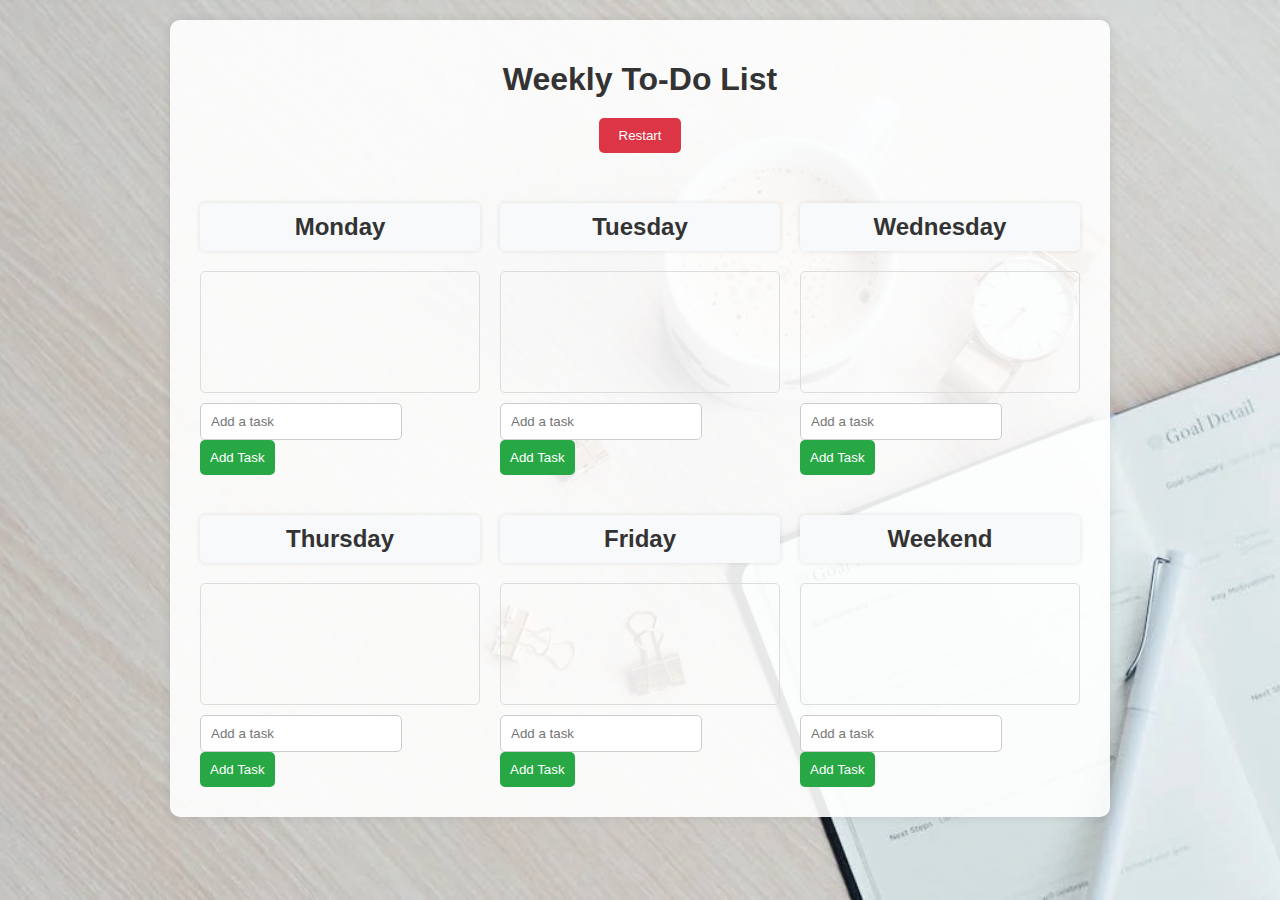
<file: task-2/index.html>
<!DOCTYPE html>
<html lang="en">
<head>
    <meta charset="UTF-8">
    <meta name="viewport" content="width=device-width, initial-scale=1.0">
    <title>Weekly To-Do List</title>
    <link rel="stylesheet" href="style.css">
</head>
<body>
    <div class="container">
        <h1>Weekly To-Do List</h1>
        <button id="restart" onclick="restartTasks()">Restart</button>
        <div class="weekly-list">
            <div class="day-list" id="monday">
                <h2>Monday</h2>
                <ul></ul>
                <input type="text" placeholder="Add a task">
                <button onclick="addTask('monday')">Add Task</button>
            </div>
            <div class="day-list" id="tuesday">
                <h2>Tuesday</h2>
                <ul></ul>
                <input type="text" placeholder="Add a task">
                <button onclick="addTask('tuesday')">Add Task</button>
            </div>
            <div class="day-list" id="wednesday">
                <h2>Wednesday</h2>
                <ul></ul>
                <input type="text" placeholder="Add a task">
                <button onclick="addTask('wednesday')">Add Task</button>
            </div>
            <div class="day-list" id="thursday">
                <h2>Thursday</h2>
                <ul></ul>
                <input type="text" placeholder="Add a task">
                <button onclick="addTask('thursday')">Add Task</button>
            </div>
            <div class="day-list" id="friday">
                <h2>Friday</h2>
                <ul></ul>
                <input type="text" placeholder="Add a task">
                <button onclick="addTask('friday')">Add Task</button>
            </div>
            <div class="day-list" id="weekend">
                <h2>Weekend</h2>
                <ul></ul>
                <input type="text" placeholder="Add a task">
                <button onclick="addTask('weekend')">Add Task</button>
            </div>
        </div>
    </div>
    <script src="script.js"></script>
</body>
</html>
</file>
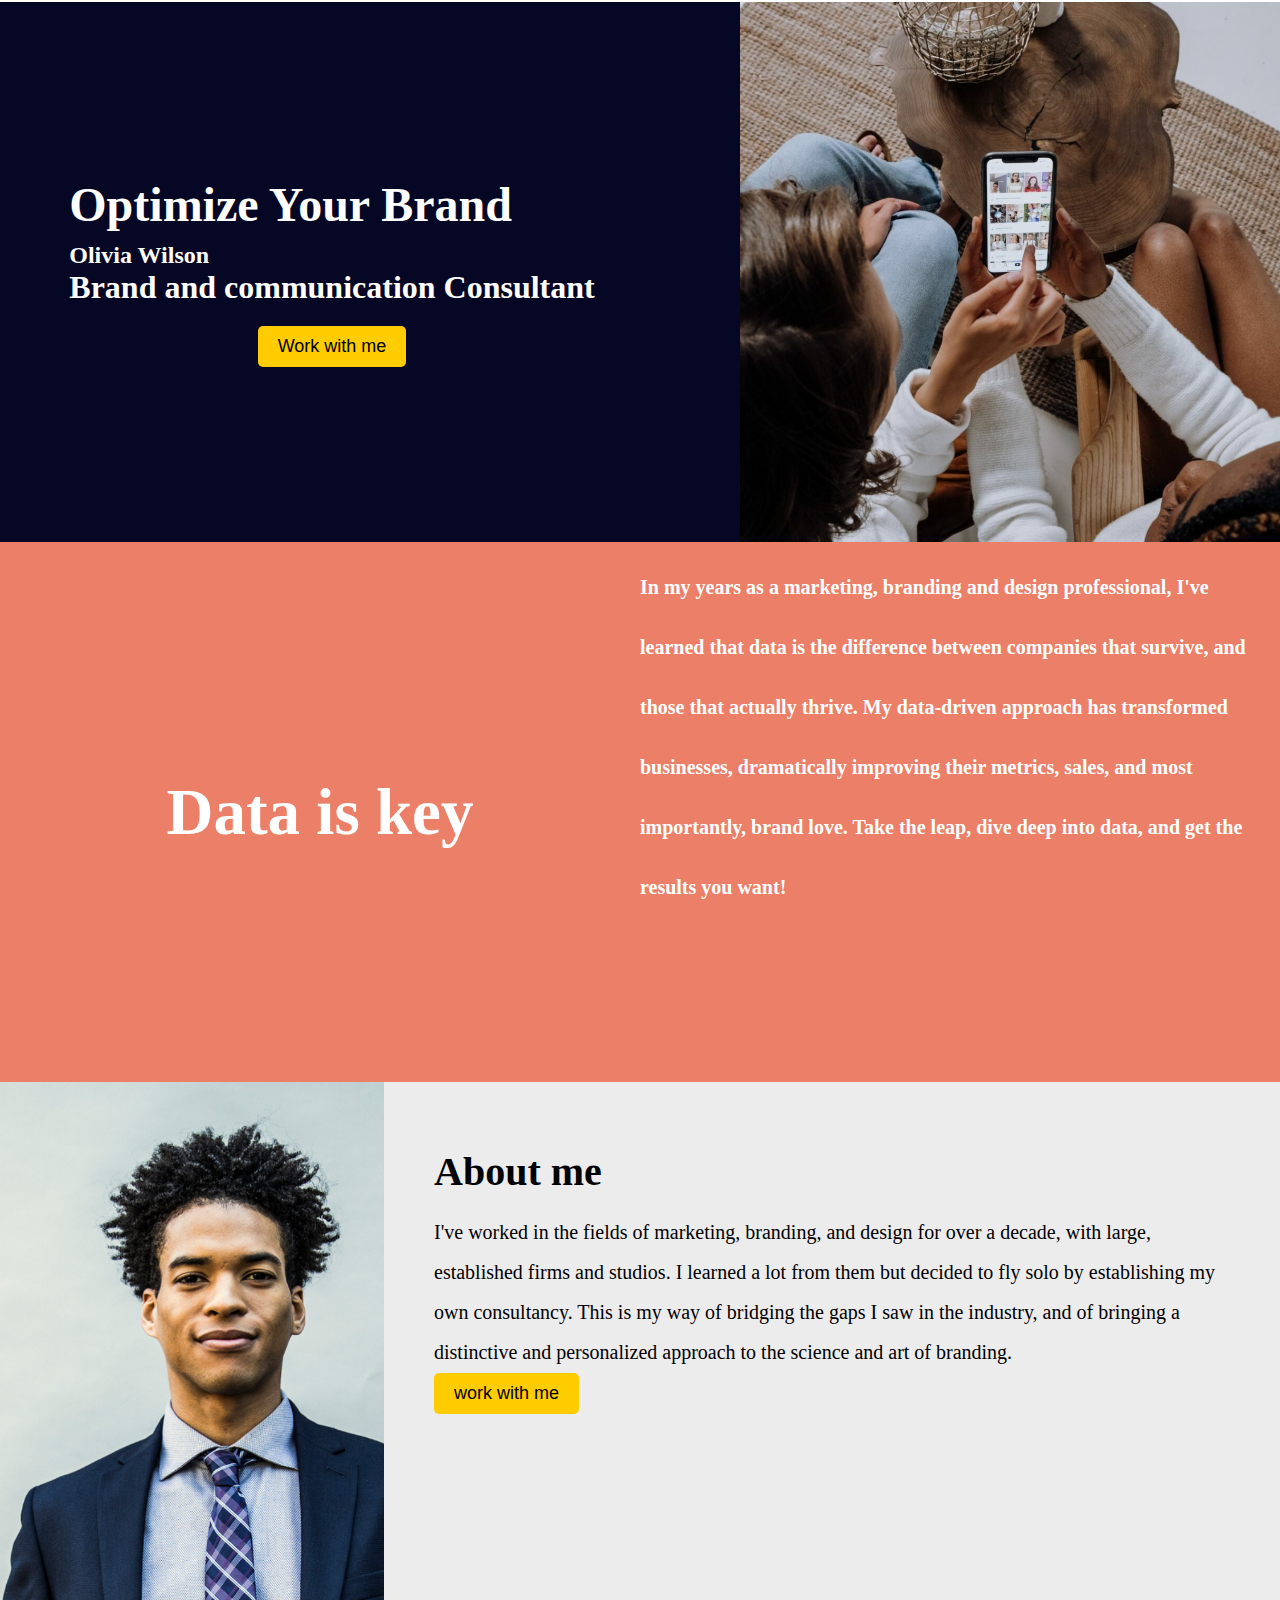
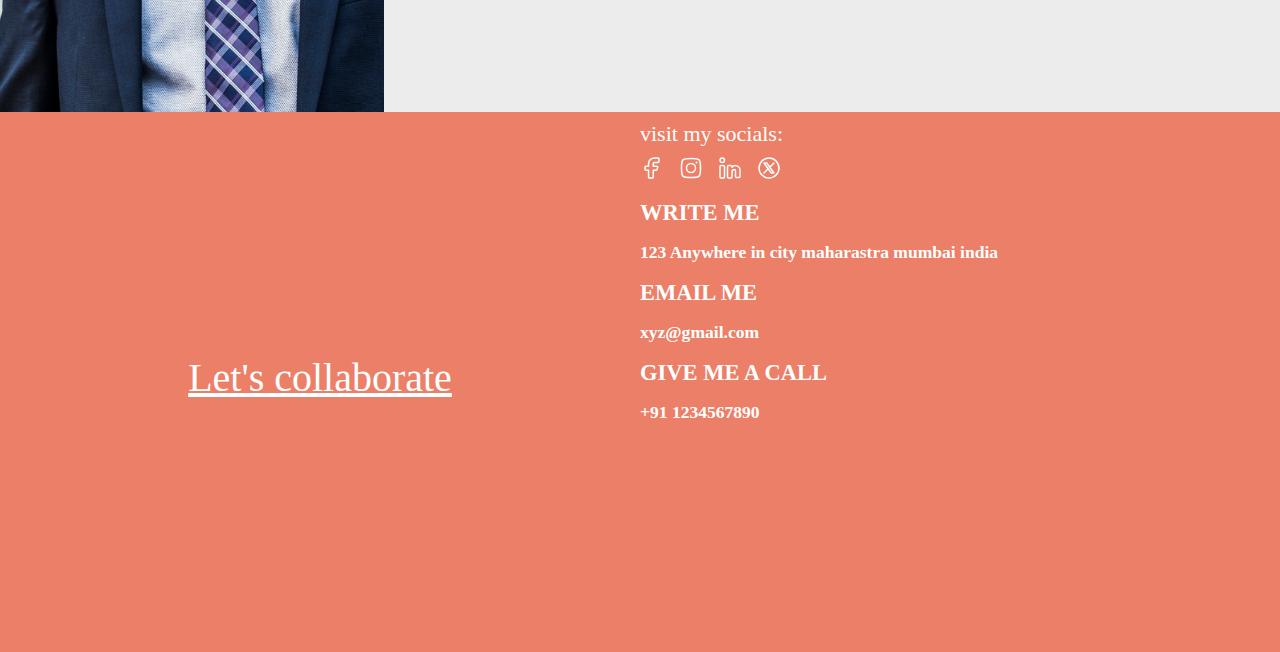
<file: landing.html>
<!DOCTYPE html>
<html lang="en">

<head>
    <meta charset="UTF-8">
    <meta name="viewport" content="width=device-width, initial-scale=1.0">
    <title>Landing-Page</title>
    <link rel="stylesheet" href="https://cdnjs.cloudflare.com/ajax/libs/font-awesome/6.5.1/css/all.min.css">
    <link rel="stylesheet" href="style.css">
</head>

<body>
    <div class="main">
        <div class="top">
            <div class="text">
                <div class="overlay">
                    <h1>Optimize Your Brand</h1>
                    <strong>Olivia Wilson</strong>
                    <h2>Brand and communication Consultant</h2>
                </div>
                <button>Work with me</button>
            </div>
            <div class="topimg">
                <img src="img/pexels-cottonbro-5081918-1152x1152-1-1024x1024.jpg" alt="top-img">
            </div>
        </div>
        <div class="middle">
            <h1>Data is key</h1>
            <h2>
                In my years as a marketing, branding and design professional, I've learned that data is the difference
                between companies that survive, and those that actually thrive.
                My data-driven approach has transformed businesses, dramatically improving their metrics, sales, and
                most importantly, brand love. Take the leap, dive deep into data, and get the results you want!
            </h2>
        </div>
        <div class="aboutme">
            <div class="aboutmeimg"><img src="img/askmen-lead-image-template-1679493027.jpg" alt=""></div>
            <div class="ltext">
                <h1>About me</h1>
                <p>
                    I've worked in the fields of marketing, branding, and design for over a decade, with large,
                    established firms and studios. I learned a lot from them but decided to fly solo by establishing my
                    own consultancy.
                    This is my way of bridging the gaps I saw in the industry, and of bringing a distinctive and
                    personalized approach to the science and art of branding.
                </p>
                <button> work with me</button>
            </div>
        </div>
        <div class="bottom">
            <div class="b1">
                <p>Let's collaborate</p>
            </div>
            <div class="detail">
                <div class="b2">
                    <p>visit my socials:</p>
                    <ul>
                        <li><img src="svg/fb.svg" alt="facebook"></li>
                        <li><img src="svg/insta.svg" alt="instagram"></li>
                        <li><img src="svg/linkedin.svg" alt="linkedin"></li>
                        <li><img src="svg/twitter.svg" alt="twitter"></li>
                    </ul>
                </div>
                <div class="b3">
                    <h2>WRITE ME</h2>
                    <h3>123 Anywhere in city maharastra mumbai india</h3>
                </div>
                <div class="b4">
                    <h2>EMAIL ME</h2>
                    <h3>xyz@gmail.com</h3>
                </div>
                <div class="b5">
                    <h2>GIVE ME A CALL</h2>
                    <H3>+91 1234567890</H3>
                </div>
            </div>
        </div>
    </div>
</body>

</html>
</file>
<file: task-2/style.css>
body {
    font-family: Arial, sans-serif;
    background:url(background.jpg) no-repeat center center fixed;
    background-size: cover;
    color: #333;
    margin: 0;
    padding: 0;
}

.container {
    max-width: 900px;
    margin: 20px auto;
    background: rgba(255, 255, 255, 0.9);
    padding: 20px;
    border-radius: 10px;
    box-shadow: 0 0 10px rgba(0, 0, 0, 0.1);
}

h1 {
    text-align: center;
    margin-bottom: 20px;
    color: #333;
}

#restart {
    display: block;
    margin: 0 auto 20px;
    padding: 10px 20px;
    border: none;
    background: #dc3545;
    color: #fff;
    border-radius: 5px;
    cursor: pointer;
}

#restart:hover {
    background: #c82333;
}

.weekly-list {
    display: flex;
    flex-wrap: wrap;
    justify-content: space-between;
}

.day-list {
    flex: 1 1 calc(33.333% - 20px);
    margin: 10px;
}

.day-list h2 {
    text-align: center;
    background: #f8f9fa;
    padding: 10px;
    border-radius: 5px;
    box-shadow: 0 0 5px rgba(0, 0, 0, 0.1);
    cursor: default;
}

.day-list ul {
    list-style-type: none;
    padding: 0;
    min-height: 100px;
    border: 1px solid #ddd;
    border-radius: 5px;
    padding: 10px;
    margin-bottom: 10px;
    cursor: default;
}

.day-list li {
    display: flex;
    justify-content: space-between;
    align-items: center;
    background: #f8f9fa;
    margin: 5px 0;
    padding: 10px;
    border-radius: 5px;
    box-shadow: 0 0 5px rgba(0, 0, 0, 0.1);
}

.day-list li.completed {
    text-decoration: line-through;
    color: #999;
}

.day-list input[type="text"] {
    width: calc(100% - 100px);
    padding: 10px;
    border: 1px solid #ccc;
    border-radius: 5px;
    margin-right: 10px;
}

.day-list button {
    padding: 10px;
    border: none;
    background: #28a745;
    color: #fff;
    border-radius: 5px;
    cursor: pointer;
}

.day-list button:hover {
    background: #218838;
}

.day-list input[type="checkbox"] {
    cursor: pointer;
    margin-right: 10px;
}

.day-list .delete {
    cursor: pointer;
}
</file>
<file: style.css>
* {
    margin: 0;
    padding: 0;
    box-sizing: border-box;
}

html, body {
    width: 100%;
    height: 100%;
}

.top {
    display: flex;
    height: 60vh;
    width: 100vw;
    margin-top: 2px;
    background-color: #060724;
}

.topimg {
    flex: 1;
    display: flex;
    justify-content: flex-end;
    align-items: center;
    overflow: hidden;
}

.topimg img {
    height: 100%;
    width: auto;
    object-fit: cover;
    object-position: center;
}

.text {
    display: flex;
    flex-direction: column;
    justify-content: center;
    align-items: center;
    padding: 12px;
    margin-left: 12px;
    color: white;
    width: 50%;
}

.overlay h1 {
    font-size: 48px;
    margin-bottom: 10px;
}

.overlay strong {
    font-size: 24px;
    margin-bottom: 10px;
}

.overlay h2 {
    font-size: 32px;
    margin-bottom: 20px;
}

button {
    background-color: #ffcc00;
    border: none;
    padding: 10px 20px;
    font-size: 18px;
    cursor: pointer;
    border-radius: 5px;
    transition: background-color 0.3s ease;
    cursor: pointer;
}

button:hover {
    background-color: #e6b800;
}
.middle{
    background-color: #EB7F67;
    height: 60vh;
    width: 100vw;
    display: flex;
    overflow: hidden;
}
.middle h1, .middle h2 {
    width: 50%;
    color: white;
}
.middle h1{
    display: flex;
    justify-content: center;
    align-items: center;
    text-align: center;
    font-size: 65px;
}
.middle h2{
    padding: 15px 34px 0 0;
    line-height: 3;
    font-size: 20px;
    text-overflow: ellipsis;
    word-wrap: break-word;
    overflow-wrap: break-word;
}
.aboutme{
    width: 100vw;
    display: flex;
    background-color: #EDECED;
}
.aboutmeimg {
    width: 30vw;
    height: 70vh;
}
.aboutmeimg>img{
    width: 30vw;
    height: 70vh;
    object-fit: cover;
    object-position: center;
}
.ltext {
   margin: 50px;
   line-height: 2;
   font-size: 20px;
}
.bottom{
    background-color: #EB7F67;
    color: white;
    display: flex;  
    width: 100vw;
    height: 60vh;  
}
.b1 ,.b2{
    width: 50%;
}
.b2 li{
    list-style-type:none ;
}
.b2 p{
    font-size: 22px;
}
ul{
    display: flex;
    cursor: pointer;
    gap: 15px;
}
.detail{
    line-height: 2;
    font-size: 15px;
}
.b1>p{
    font-size: 40px;
    display: flex;
    justify-content: center;
    align-items: center;
    text-decoration: underline;
    height: 59vh;
}
@media (max-width: 768px) {
    .top {
        position: relative;
        width: 100%;
        background-color: transparent;

    }
    .topimg {
        position: absolute;
        top: 0;
        left: 0;
        width: 100%;
        height: 100%;
        background: url(img/pexels-cottonbro-5081918-1152x1152-1-1024x1024.jpg) center/cover no-repeat;
        z-index: -1;
    }
    .topimg img {
        display: none;
    }
    .text {
        width: 100%;
        text-align: start;
        padding: 20px;
        color: white;
    }
    .overlay h1, .overlay h2, .overlay strong {
        margin: 10px 0;
      
    }

    .aboutme {
        flex-direction: column;
        align-items: center;
    }
    .aboutmeimg {
        width: 100%;
        height: auto;
    }
    .aboutmeimg > img {
        width: 100%;
        height: auto;
        object-fit: cover;
        object-position: center;
    }
    .ltext {
        margin: 20px;
        text-align: center;
    }
    .middle{
        flex-direction: column;
        text-align: center;
        font-size: 15px;
        height: auto;
        
    }
    .middle h1{
        width: 100%;
        font-size: 42px;
        
    }
    .middle h2{
        width: 100%;
        text-align: center;
        line-height: 2;
        
    }
    .bottom{
        display: block;
        height: auto;
    }
    .b1>p{
        font-size: 32px;
        height: auto;
        justify-content: start;
        padding: 5px;

    }
    .b1 ,.b2{
        width: 100%;
    }
    .detail{
        font-size: 13px;
    }

}
</file>
